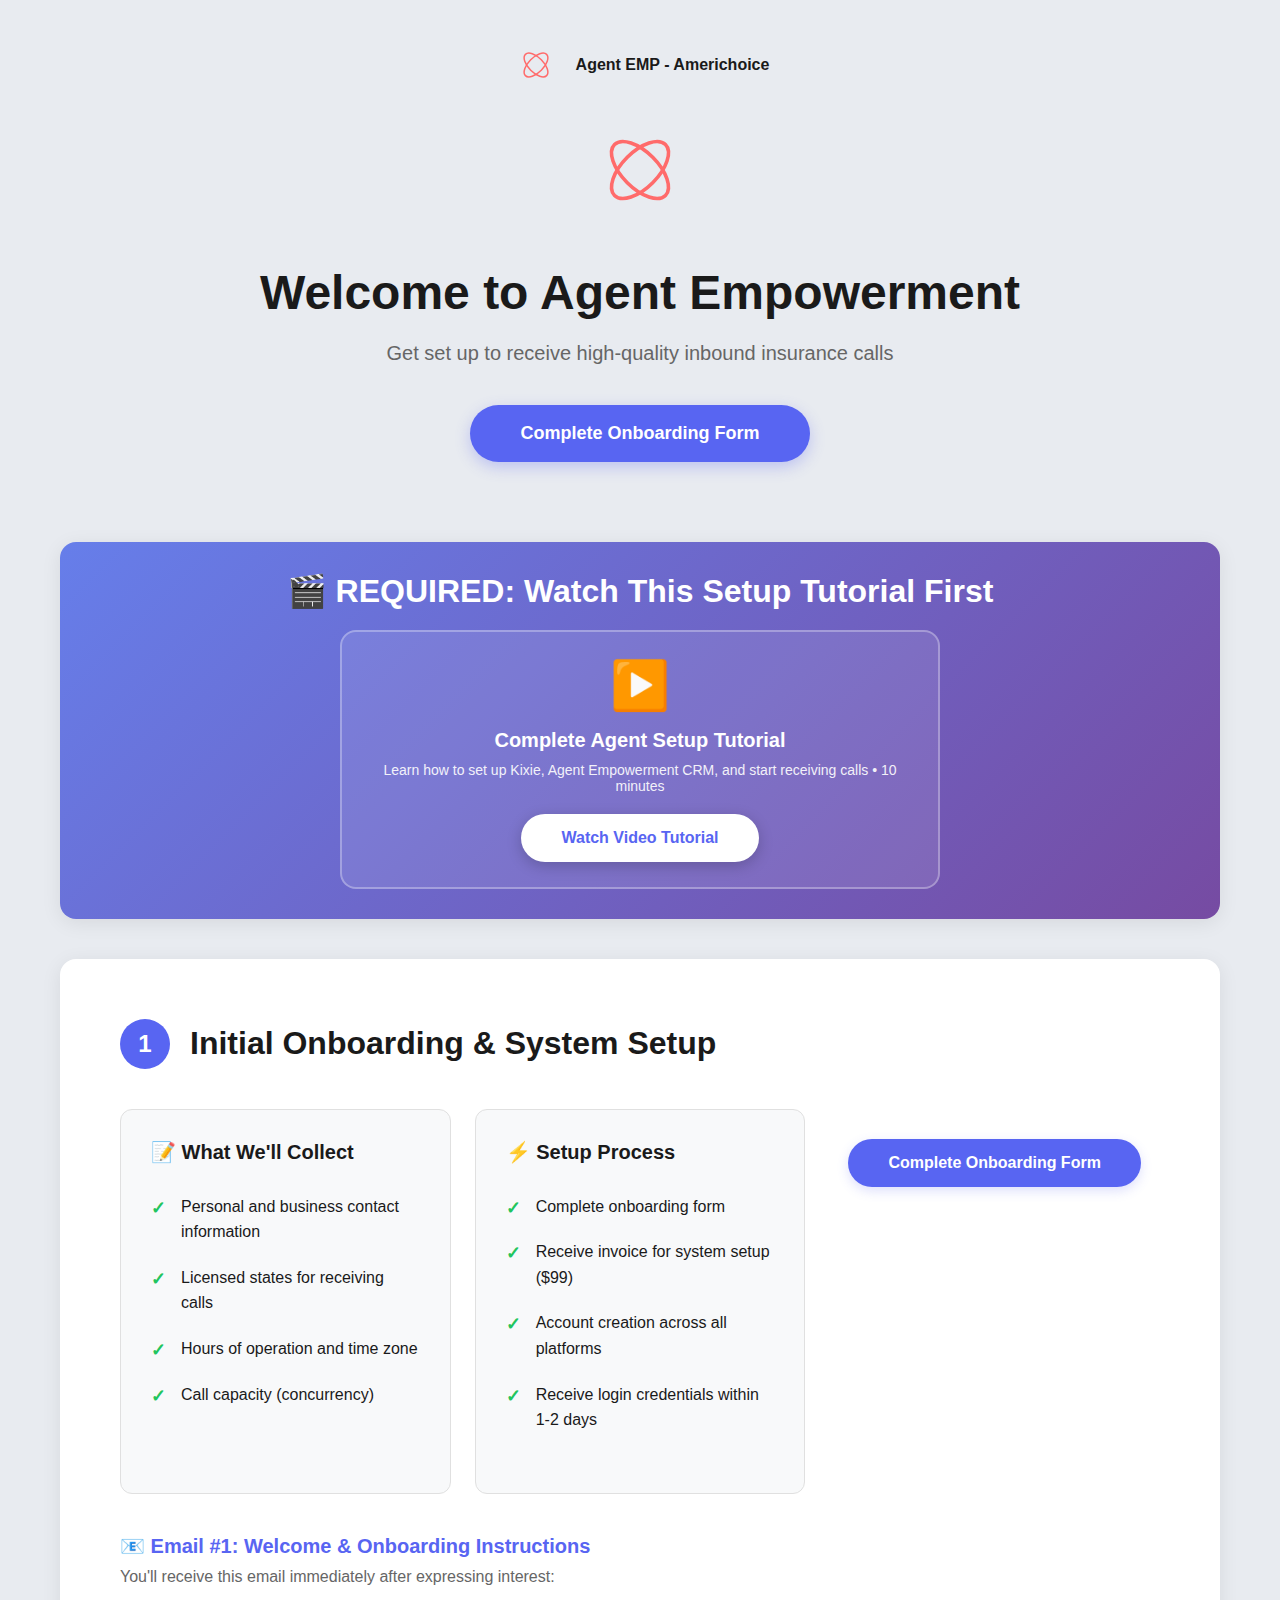
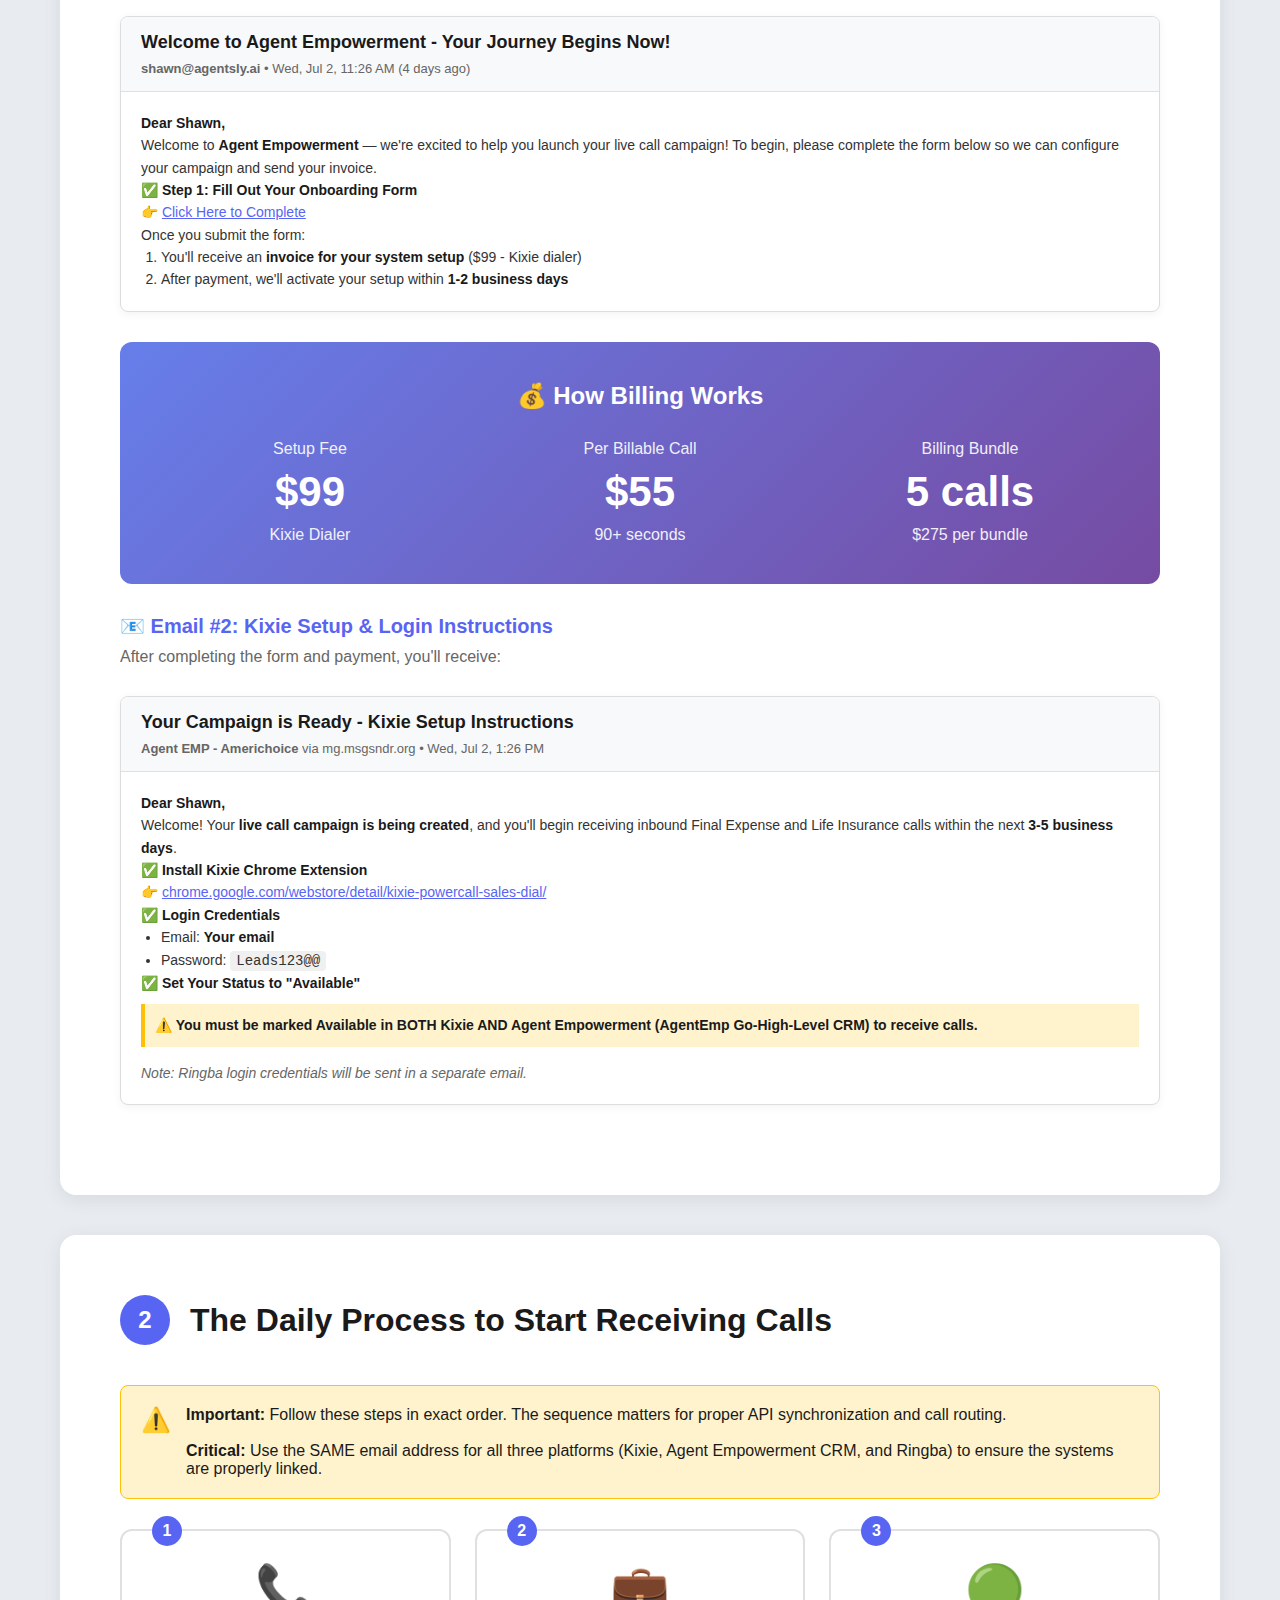
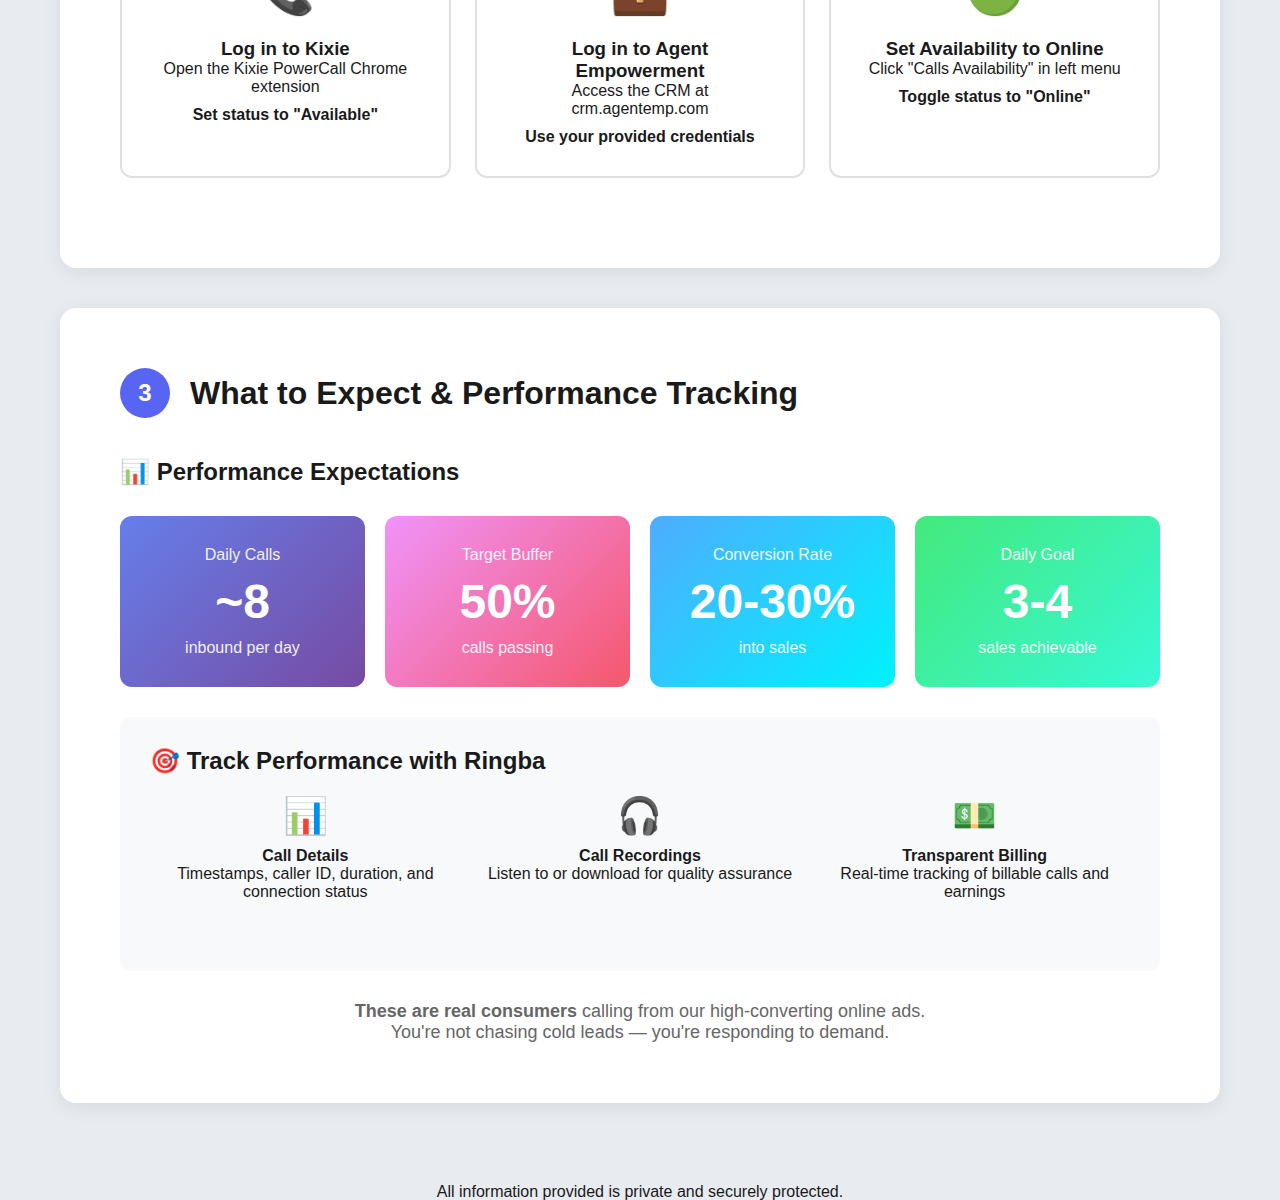
<file: index.html>
<!DOCTYPE html>
<html lang="en">
<head>
    <meta charset="UTF-8">
    <meta name="viewport" content="width=device-width, initial-scale=1.0">
    <title>Agent EMP - Americhoice Onboarding</title>
    
    <!-- Favicon -->
    <link rel="icon" href="/favicon.ico" sizes="any">
    <link rel="icon" href="/favicon.svg" type="image/svg+xml">
    <link rel="apple-touch-icon" href="/favicon-32x32.png">
    <link rel="icon" type="image/png" sizes="32x32" href="/favicon-32x32.png">
    <link rel="icon" type="image/png" sizes="16x16" href="/favicon-16x16.png">
    <link rel="manifest" href="/site.webmanifest">
    <style>
        * {
            margin: 0;
            padding: 0;
            box-sizing: border-box;
        }

        body {
            font-family: -apple-system, BlinkMacSystemFont, 'Segoe UI', Roboto, Oxygen, Ubuntu, Cantarell, sans-serif;
            background: #e8ebf0;
            min-height: 100vh;
            display: flex;
            flex-direction: column;
            align-items: center;
            color: #1a1a1a;
        }

        .header {
            display: flex;
            align-items: center;
            gap: 15px;
            margin: 40px 0 20px 0;
        }

        .logo {
            width: 50px;
            height: 50px;
        }

        .header-text {
            font-size: 16px;
            font-weight: 600;
            color: #1a1a1a;
        }

        .main-container {
            max-width: 1200px;
            width: 100%;
            padding: 0 20px;
            margin-bottom: 40px;
        }

        .hero-section {
            text-align: center;
            margin-bottom: 80px;
        }

        .hero-logo {
            width: 120px;
            height: 120px;
            margin: 0 auto 30px;
        }

        h1 {
            font-size: 48px;
            font-weight: 700;
            margin-bottom: 20px;
            line-height: 1.2;
        }

        .subtitle {
            font-size: 20px;
            color: #666;
            margin-bottom: 40px;
        }

        .hero-cta {
            display: inline-block;
            padding: 18px 50px;
            background: #5865f2;
            color: white;
            border-radius: 30px;
            font-size: 18px;
            font-weight: 600;
            text-decoration: none;
            transition: all 0.3s ease;
            box-shadow: 0 5px 15px rgba(88, 101, 242, 0.3);
        }

        .hero-cta:hover {
            background: #4752c4;
            transform: translateY(-2px);
            box-shadow: 0 8px 20px rgba(88, 101, 242, 0.4);
        }

        .section-cta {
            display: inline-block;
            padding: 15px 40px;
            background: #5865f2;
            color: white;
            border-radius: 30px;
            font-size: 16px;
            font-weight: 600;
            text-decoration: none;
            transition: all 0.3s ease;
            box-shadow: 0 4px 12px rgba(88, 101, 242, 0.2);
        }

        .section-cta:hover {
            background: #4752c4;
            transform: translateY(-2px);
            box-shadow: 0 6px 16px rgba(88, 101, 242, 0.3);
        }

        .process-section {
            background: white;
            border-radius: 16px;
            padding: 60px;
            margin-bottom: 40px;
            box-shadow: 0 4px 20px rgba(0, 0, 0, 0.08);
        }

        .section-header {
            display: flex;
            align-items: center;
            gap: 20px;
            margin-bottom: 40px;
        }

        .section-number {
            width: 50px;
            height: 50px;
            background: #5865f2;
            color: white;
            border-radius: 50%;
            display: flex;
            align-items: center;
            justify-content: center;
            font-size: 24px;
            font-weight: bold;
            flex-shrink: 0;
        }

        h2 {
            font-size: 32px;
            font-weight: 600;
            color: #1a1a1a;
        }

        .info-grid {
            display: grid;
            grid-template-columns: repeat(auto-fit, minmax(280px, 1fr));
            gap: 24px;
            margin-bottom: 40px;
        }

        .info-card {
            background: #f8f9fa;
            border-radius: 12px;
            padding: 30px;
            border: 1px solid #e0e0e0;
        }

        .info-card h3 {
            font-size: 20px;
            margin-bottom: 15px;
            display: flex;
            align-items: center;
            gap: 10px;
        }

        .billing-highlight {
            background: linear-gradient(135deg, #667eea 0%, #764ba2 100%);
            color: white;
            padding: 40px;
            border-radius: 12px;
            text-align: center;
            margin: 30px 0;
        }

        .billing-grid {
            display: grid;
            grid-template-columns: repeat(auto-fit, minmax(200px, 1fr));
            gap: 30px;
            margin-top: 30px;
        }

        .billing-item {
            text-align: center;
        }

        .billing-amount {
            font-size: 42px;
            font-weight: bold;
            margin: 10px 0;
        }

        .billing-label {
            font-size: 16px;
            opacity: 0.9;
        }

        .step-cards {
            display: grid;
            grid-template-columns: repeat(auto-fit, minmax(300px, 1fr));
            gap: 24px;
            margin: 30px 0;
        }

        .step-card {
            background: white;
            border: 2px solid #e0e0e0;
            border-radius: 12px;
            padding: 30px;
            text-align: center;
            position: relative;
            transition: all 0.3s ease;
        }

        .step-card:hover {
            border-color: #5865f2;
            transform: translateY(-3px);
            box-shadow: 0 8px 20px rgba(0, 0, 0, 0.1);
        }

        .step-number-badge {
            position: absolute;
            top: -15px;
            left: 30px;
            background: #5865f2;
            color: white;
            width: 30px;
            height: 30px;
            border-radius: 50%;
            display: flex;
            align-items: center;
            justify-content: center;
            font-weight: bold;
        }

        .step-icon {
            font-size: 48px;
            margin-bottom: 20px;
        }

        .checklist {
            list-style: none;
            text-align: left;
            margin: 20px 0;
        }

        .checklist li {
            padding: 10px 0;
            padding-left: 30px;
            position: relative;
            line-height: 1.6;
        }

        .checklist li::before {
            content: '✓';
            position: absolute;
            left: 0;
            color: #22c55e;
            font-weight: bold;
            font-size: 18px;
        }

        .performance-cards {
            display: grid;
            grid-template-columns: repeat(auto-fit, minmax(220px, 1fr));
            gap: 20px;
            margin: 30px 0;
        }

        .performance-card {
            background: linear-gradient(135deg, #667eea 0%, #764ba2 100%);
            color: white;
            padding: 30px;
            border-radius: 12px;
            text-align: center;
        }

        .performance-card:nth-child(2) {
            background: linear-gradient(135deg, #f093fb 0%, #f5576c 100%);
        }

        .performance-card:nth-child(3) {
            background: linear-gradient(135deg, #4facfe 0%, #00f2fe 100%);
        }

        .performance-card:nth-child(4) {
            background: linear-gradient(135deg, #43e97b 0%, #38f9d7 100%);
        }

        .metric-number {
            font-size: 48px;
            font-weight: bold;
            margin: 10px 0;
        }

        .metric-label {
            font-size: 16px;
            opacity: 0.9;
        }

        .warning-box {
            background: #fff3cd;
            border: 1px solid #ffc107;
            border-radius: 8px;
            padding: 20px;
            margin: 20px 0;
            display: flex;
            align-items: flex-start;
            gap: 15px;
        }

        .warning-icon {
            font-size: 24px;
            color: #ff9800;
        }

        .email-preview {
            background: white;
            border: 1px solid #ddd;
            border-radius: 8px;
            margin: 30px 0;
            overflow: hidden;
            box-shadow: 0 2px 10px rgba(0, 0, 0, 0.05);
        }

        .email-header {
            background: #f8f9fa;
            padding: 15px 20px;
            border-bottom: 1px solid #e0e0e0;
            font-size: 14px;
        }

        .email-subject {
            font-size: 18px;
            font-weight: 600;
            margin-bottom: 8px;
        }

        .email-meta {
            color: #666;
            font-size: 13px;
        }

        .email-body {
            padding: 20px;
            font-size: 14px;
            line-height: 1.6;
            color: #333;
        }

        .email-body strong {
            color: #1a1a1a;
        }

        .email-link {
            color: #5865f2;
            text-decoration: underline;
        }

        .email-check {
            color: #22c55e;
            font-weight: bold;
        }

        @media (max-width: 768px) {
            h1 {
                font-size: 36px;
            }

            .process-section {
                padding: 30px 20px;
            }

            .info-grid, .step-cards, .performance-cards {
                grid-template-columns: 1fr;
            }
        }
    </style>
</head>
<body>
    <div class="header">
        <svg class="logo" viewBox="0 0 100 100" xmlns="http://www.w3.org/2000/svg">
            <ellipse cx="50" cy="50" rx="30" ry="15" fill="none" stroke="#ff6b6b" stroke-width="3" transform="rotate(45 50 50)"/>
            <ellipse cx="50" cy="50" rx="30" ry="15" fill="none" stroke="#ff6b6b" stroke-width="3" transform="rotate(-45 50 50)"/>
        </svg>
        <span class="header-text">Agent EMP - Americhoice</span>
    </div>

    <div class="main-container">
        <div class="hero-section">
            <svg class="hero-logo" viewBox="0 0 100 100" xmlns="http://www.w3.org/2000/svg">
                <ellipse cx="50" cy="50" rx="30" ry="15" fill="none" stroke="#ff6b6b" stroke-width="3" transform="rotate(45 50 50)"/>
                <ellipse cx="50" cy="50" rx="30" ry="15" fill="none" stroke="#ff6b6b" stroke-width="3" transform="rotate(-45 50 50)"/>
            </svg>
            
            <h1>Welcome to Agent Empowerment</h1>
            <p class="subtitle">Get set up to receive high-quality inbound insurance calls</p>
            
            <a href="https://api.leadconnectorhq.com/widget/survey/XA49MJyuHMrPvgb2ZgLz" class="hero-cta">
                Complete Onboarding Form
            </a>
        </div>

        <!-- Educational Video - Top Priority -->
        <div class="process-section" style="background: linear-gradient(135deg, #667eea 0%, #764ba2 100%); color: white; margin-bottom: 40px; padding: 30px;">
            <h2 style="color: white; text-align: center; margin-bottom: 20px;">🎬 REQUIRED: Watch This Setup Tutorial First</h2>
            <div style="text-align: center;">
                <div style="background: rgba(255,255,255,0.1); border: 2px solid rgba(255,255,255,0.3); border-radius: 16px; padding: 25px 40px; max-width: 600px; margin: 0 auto;">
                    <div style="font-size: 48px; margin-bottom: 15px;">▶️</div>
                    <h3 style="font-size: 20px; margin-bottom: 10px; color: white;">Complete Agent Setup Tutorial</h3>
                    <p style="font-size: 14px; margin-bottom: 20px; opacity: 0.9;">Learn how to set up Kixie, Agent Empowerment CRM, and start receiving calls • 10 minutes</p>
                    <a href="https://www.loom.com/share/2449c17c78184071a7faf663c143cd35" target="_blank" style="display: inline-block; background: white; color: #5865f2; padding: 15px 40px; border-radius: 30px; font-size: 16px; font-weight: 600; text-decoration: none; transition: all 0.3s ease; box-shadow: 0 4px 15px rgba(0,0,0,0.2);">
                        Watch Video Tutorial
                    </a>
                </div>
            </div>
        </div>

        <!-- Step 1: Initial Setup -->
        <div class="process-section">
            <div class="section-header">
                <div class="section-number">1</div>
                <h2>Initial Onboarding & System Setup</h2>
            </div>

            <div class="info-grid">
                <div class="info-card">
                    <h3>📝 What We'll Collect</h3>
                    <ul class="checklist">
                        <li>Personal and business contact information</li>
                        <li>Licensed states for receiving calls</li>
                        <li>Hours of operation and time zone</li>
                        <li>Call capacity (concurrency)</li>
                    </ul>
                </div>

                <div class="info-card">
                    <h3>⚡ Setup Process</h3>
                    <ul class="checklist">
                        <li>Complete onboarding form</li>
                        <li>Receive invoice for system setup ($99)</li>
                        <li>Account creation across all platforms</li>
                        <li>Receive login credentials within 1-2 days</li>
                    </ul>
                </div>
                
                <p style="text-align: center; margin: 30px 0;">
                    <a href="https://api.leadconnectorhq.com/widget/survey/XA49MJyuHMrPvgb2ZgLz" class="section-cta">
                        Complete Onboarding Form
                    </a>
                </p>
            </div>

            <h3 style="font-size: 20px; margin: 30px 0 10px; color: #5865f2;">📧 Email #1: Welcome & Onboarding Instructions</h3>
            <p style="color: #666; margin-bottom: 20px;">You'll receive this email immediately after expressing interest:</p>
            <div class="email-preview">
                <div class="email-header">
                    <div class="email-subject">Welcome to Agent Empowerment - Your Journey Begins Now!</div>
                    <div class="email-meta">
                        <strong>shawn@agentsly.ai</strong> • Wed, Jul 2, 11:26 AM (4 days ago)
                    </div>
                </div>
                <div class="email-body">
                    <p><strong>Dear Shawn,</strong></p>
                    <p>Welcome to <strong>Agent Empowerment</strong> — we're excited to help you launch your live call campaign! To begin, please complete the form below so we can configure your campaign and send your invoice.</p>
                    <p><span class="email-check">✅</span> <strong>Step 1: Fill Out Your Onboarding Form</strong></p>
                    <p>👉 <a href="#" class="email-link">Click Here to Complete</a></p>
                    <p>Once you submit the form:</p>
                    <ol style="margin-left: 20px;">
                        <li>You'll receive an <strong>invoice for your system setup</strong> ($99 - Kixie dialer)</li>
                        <li>After payment, we'll activate your setup within <strong>1-2 business days</strong></li>
                    </ol>
                </div>
            </div>

            <div class="billing-highlight">
                <h3 style="font-size: 24px; margin-bottom: 20px;">💰 How Billing Works</h3>
                <div class="billing-grid">
                    <div class="billing-item">
                        <div class="billing-label">Setup Fee</div>
                        <div class="billing-amount">$99</div>
                        <div class="billing-label">Kixie Dialer</div>
                    </div>
                    <div class="billing-item">
                        <div class="billing-label">Per Billable Call</div>
                        <div class="billing-amount">$55</div>
                        <div class="billing-label">90+ seconds</div>
                    </div>
                    <div class="billing-item">
                        <div class="billing-label">Billing Bundle</div>
                        <div class="billing-amount">5 calls</div>
                        <div class="billing-label">$275 per bundle</div>
                    </div>
                </div>
            </div>

            <h3 style="font-size: 20px; margin: 30px 0 10px; color: #5865f2;">📧 Email #2: Kixie Setup & Login Instructions</h3>
            <p style="color: #666; margin-bottom: 20px;">After completing the form and payment, you'll receive:</p>
            <div class="email-preview">
                <div class="email-header">
                    <div class="email-subject">Your Campaign is Ready - Kixie Setup Instructions</div>
                    <div class="email-meta">
                        <strong>Agent EMP - Americhoice</strong> via mg.msgsndr.org • Wed, Jul 2, 1:26 PM
                    </div>
                </div>
                <div class="email-body">
                    <p><strong>Dear Shawn,</strong></p>
                    <p>Welcome! Your <strong>live call campaign is being created</strong>, and you'll begin receiving inbound Final Expense and Life Insurance calls within the next <strong>3-5 business days</strong>.</p>
                    <p><span class="email-check">✅</span> <strong>Install Kixie Chrome Extension</strong></p>
                    <p>👉 <a href="#" class="email-link">chrome.google.com/webstore/detail/kixie-powercall-sales-dial/</a></p>
                    <p><span class="email-check">✅</span> <strong>Login Credentials</strong></p>
                    <ul style="margin-left: 20px;">
                        <li>Email: <strong>Your email</strong></li>
                        <li>Password: <code style="background: #f0f0f0; padding: 2px 6px; border-radius: 4px;">Leads123@@</code></li>
                    </ul>
                    <p><span class="email-check">✅</span> <strong>Set Your Status to "Available"</strong></p>
                    <p style="background: #fff3cd; border-left: 4px solid #ffc107; padding: 10px; margin: 10px 0;">
                        <strong>⚠️ You must be marked Available in BOTH Kixie AND Agent Empowerment (AgentEmp Go-High-Level CRM) to receive calls.</strong>
                    </p>
                    <p style="margin-top: 15px; font-style: italic; color: #666;">Note: Ringba login credentials will be sent in a separate email.</p>
                </div>
            </div>
        </div>

        <!-- Step 2: Daily Process -->
        <div class="process-section">
            <div class="section-header">
                <div class="section-number">2</div>
                <h2>The Daily Process to Start Receiving Calls</h2>
            </div>

            <div class="warning-box">
                <span class="warning-icon">⚠️</span>
                <div>
                    <strong>Important:</strong> Follow these steps in exact order. The sequence matters for proper API synchronization and call routing.
                    <br><br>
                    <strong>Critical:</strong> Use the SAME email address for all three platforms (Kixie, Agent Empowerment CRM, and Ringba) to ensure the systems are properly linked.
                </div>
            </div>

            <div class="step-cards">
                <div class="step-card">
                    <div class="step-number-badge">1</div>
                    <div class="step-icon">📞</div>
                    <h3>Log in to Kixie</h3>
                    <p>Open the Kixie PowerCall Chrome extension</p>
                    <p style="margin-top: 10px;"><strong>Set status to "Available"</strong></p>
                </div>

                <div class="step-card">
                    <div class="step-number-badge">2</div>
                    <div class="step-icon">💼</div>
                    <h3>Log in to Agent Empowerment</h3>
                    <p>Access the CRM at crm.agentemp.com</p>
                    <p style="margin-top: 10px;"><strong>Use your provided credentials</strong></p>
                </div>

                <div class="step-card">
                    <div class="step-number-badge">3</div>
                    <div class="step-icon">🟢</div>
                    <h3>Set Availability to Online</h3>
                    <p>Click "Calls Availability" in left menu</p>
                    <p style="margin-top: 10px;"><strong>Toggle status to "Online"</strong></p>
                </div>
            </div>
        </div>

        <!-- Performance & Tracking -->
        <div class="process-section">
            <div class="section-header">
                <div class="section-number">3</div>
                <h2>What to Expect & Performance Tracking</h2>
            </div>

            <h3 style="font-size: 24px; margin-bottom: 20px;">📊 Performance Expectations</h3>
            <div class="performance-cards">
                <div class="performance-card">
                    <div class="metric-label">Daily Calls</div>
                    <div class="metric-number">~8</div>
                    <div class="metric-label">inbound per day</div>
                </div>
                <div class="performance-card">
                    <div class="metric-label">Target Buffer</div>
                    <div class="metric-number">50%</div>
                    <div class="metric-label">calls passing</div>
                </div>
                <div class="performance-card">
                    <div class="metric-label">Conversion Rate</div>
                    <div class="metric-number">20-30%</div>
                    <div class="metric-label">into sales</div>
                </div>
                <div class="performance-card">
                    <div class="metric-label">Daily Goal</div>
                    <div class="metric-number">3-4</div>
                    <div class="metric-label">sales achievable</div>
                </div>
            </div>

            <div style="background: #f8f9fa; padding: 30px; border-radius: 12px; margin-top: 30px;">
                <h3 style="font-size: 24px; margin-bottom: 20px;">🎯 Track Performance with Ringba</h3>
                <div class="info-grid">
                    <div style="text-align: center;">
                        <div style="font-size: 36px; margin-bottom: 10px;">📊</div>
                        <h4>Call Details</h4>
                        <p>Timestamps, caller ID, duration, and connection status</p>
                    </div>
                    <div style="text-align: center;">
                        <div style="font-size: 36px; margin-bottom: 10px;">🎧</div>
                        <h4>Call Recordings</h4>
                        <p>Listen to or download for quality assurance</p>
                    </div>
                    <div style="text-align: center;">
                        <div style="font-size: 36px; margin-bottom: 10px;">💵</div>
                        <h4>Transparent Billing</h4>
                        <p>Real-time tracking of billable calls and earnings</p>
                    </div>
                </div>
            </div>

            <p style="text-align: center; margin-top: 30px; font-size: 18px; color: #666;">
                <strong>These are real consumers</strong> calling from our high-converting online ads.<br>
                You're not chasing cold leads — you're responding to demand.
            </p>
        </div>
    </div>

    <div class="footer">
        <p>All information provided is private and securely protected.</p>
    </div>
</body>
</html>
</file>
